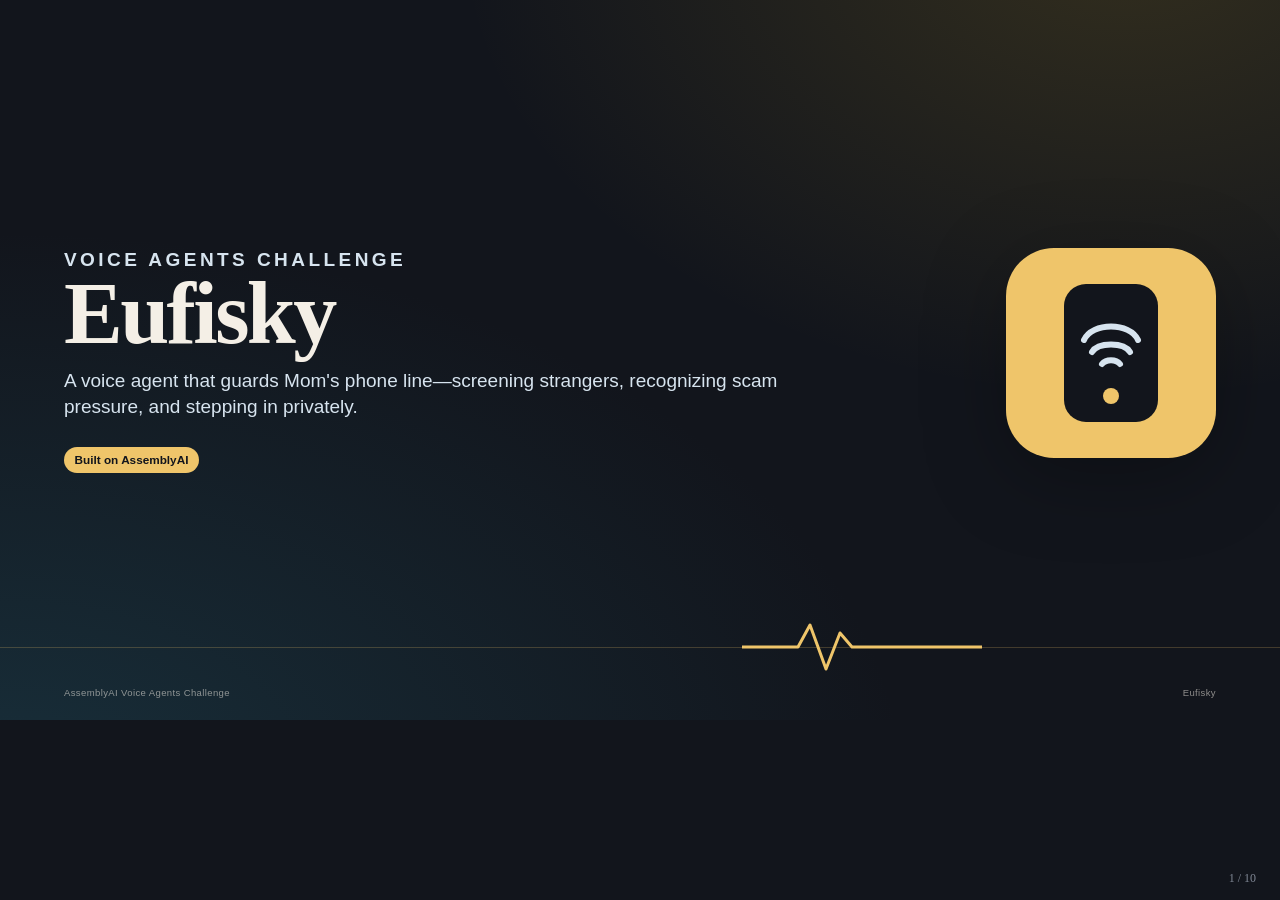
<file: output/submission/Eufisky-pitch-deck.html>
<!doctype html>
<html lang="en">
<head>
  <meta charset="utf-8">
  <meta name="viewport" content="width=device-width, initial-scale=1">
  <title>Eufisky — Hackathon deck</title>
  <meta name="description" content="Eufisky hackathon presentation: a voice agent that guards an older adult's phone line.">
  
  
  
  
  
  <style>
    :root {
      --void: #12151c;
      --ink: #1a1e27;
      --paper: #f4efe6;
      --cream: #ece5d8;
      --white: #fffdf8;
      --line: rgba(26, 30, 39, .12);
      --muted: #6d7480;
      --ice: #d7e4ef;
      --teal: #1f4e5f;
      --blue: #3d7ea6;
      --gold: #c9a227;
      --gold-soft: #efc56a;
      --coral: #d45a3c;
      --mint: #2f8f6b;
    }
    * { box-sizing: border-box; }
    html, body {
      width: 100%;
      height: 100%;
      margin: 0;
      background: var(--void);
    }
    body.reveal-viewport,
    html.reveal-print body,
    html.reveal-print .reveal .slides .pdf-page,
    html.reveal-print .reveal .slides section {
      background: var(--void) !important;
    }
    .reveal {
      width: 100%;
      height: 100%;
      overflow: hidden;
      color: var(--ink);
      background: var(--void);
      font-family: Manrope, "Segoe UI", sans-serif;
      font-size: 28px;
    }
    .reveal .slides { text-align: left; }
    .reveal .slides > section {
      height: 100%;
      padding: 48px 64px 44px;
      overflow: hidden;
      background: var(--paper);
      color: var(--ink);
    }
    .reveal .slides > section.dark {
      background:
        radial-gradient(ellipse at 88% -10%, rgba(201, 162, 39, .18), transparent 42%),
        radial-gradient(ellipse at 0% 110%, rgba(31, 78, 95, .45), transparent 50%),
        var(--void);
      color: var(--paper);
    }
    .reveal h1, .reveal h2, .reveal h3 {
      margin: 0;
      color: inherit;
      font-family: Fraunces, Georgia, serif;
      font-weight: 600;
      letter-spacing: -.03em;
      text-transform: none;
    }
    .reveal h1 { max-width: 920px; font-size: 3.15em; line-height: .92; }
    .reveal h2 { max-width: 920px; font-size: 1.72em; line-height: 1.05; }
    .reveal h3 { font-size: .92em; line-height: 1.15; }
    .reveal p { margin: 0; line-height: 1.4; }
    .reveal a { color: var(--blue); text-decoration-thickness: 2px; }
    .reveal small { color: var(--muted); font-size: .48em; line-height: 1.4; }
    .reveal table { width: 100%; margin: 0; border-collapse: collapse; font-size: .5em; }
    .reveal th, .reveal td {
      padding: .78em .7em;
      border: 0;
      border-bottom: 1px solid var(--line);
      vertical-align: top;
    }
    .reveal th {
      color: var(--teal);
      font-weight: 800;
      letter-spacing: .08em;
      text-transform: uppercase;
      font-size: .82em;
    }
    .reveal .progress { height: 3px; color: var(--gold); }
    .reveal .controls { color: var(--gold); }
    .slide-number {
      color: var(--muted) !important;
      background: transparent !important;
      font-size: 12px !important;
    }
    .chapter {
      display: inline-flex;
      align-items: center;
      gap: .45em;
      margin-bottom: 18px;
      padding: .35em .7em .35em .4em;
      color: var(--teal);
      background: var(--cream);
      border-radius: 999px;
      font-size: .38em;
      font-weight: 700;
      letter-spacing: .12em;
      text-transform: uppercase;
    }
    .chapter b {
      display: grid;
      place-items: center;
      width: 22px;
      height: 22px;
      color: var(--paper);
      background: var(--teal);
      border-radius: 50%;
      letter-spacing: 0;
    }
    .dark .chapter { color: var(--gold-soft); background: rgba(255,255,255,.08); }
    .dark .chapter b { color: var(--void); background: var(--gold-soft); }
    .bottom-note {
      position: absolute;
      right: 64px;
      bottom: 22px;
      left: 64px;
      display: flex;
      justify-content: space-between;
      color: var(--muted);
      font-size: .34em;
      letter-spacing: .04em;
    }
    .dark .bottom-note { color: rgba(244, 239, 230, .55); }

    .title-grid {
      display: grid;
      grid-template-columns: 1fr 210px;
      gap: 48px;
      align-items: center;
      height: calc(100% - 18px);
    }
    .kicker {
      margin-bottom: 18px;
      color: var(--gold-soft);
      font-size: .42em;
      font-weight: 700;
      letter-spacing: .18em;
      text-transform: uppercase;
    }
    .title-lockup p {
      max-width: 720px;
      margin-top: .7em;
      color: var(--ice);
      font-size: .68em;
    }
    .built-on {
      display: inline-flex;
      gap: .5em;
      align-items: center;
      margin-top: 2.2em;
      padding: .55em .9em;
      color: var(--void);
      background: var(--gold-soft);
      border-radius: 999px;
      font-size: .42em;
      font-weight: 800;
    }
    .mark {
      width: 210px;
      height: 210px;
      filter: drop-shadow(0 18px 40px rgba(0,0,0,.28));
    }
    .pulse-line {
      position: absolute;
      right: 0;
      bottom: 72px;
      left: 0;
      height: 1px;
      background: rgba(239, 197, 106, .22);
    }
    .pulse-line::after {
      content: "";
      position: absolute;
      left: 58%;
      width: 240px;
      height: 64px;
      transform: translateY(-32px);
      background: url("data:image/svg+xml,%3Csvg xmlns='http://www.w3.org/2000/svg' viewBox='0 0 240 64'%3E%3Cpath d='M0 32h56l12-22 16 44 14-36 12 14h130' fill='none' stroke='%23efc56a' stroke-width='3' stroke-linecap='round' stroke-linejoin='round'/%3E%3C/svg%3E") center/contain no-repeat;
    }

    .problem-grid {
      display: grid;
      grid-template-columns: .78fr 1.22fr;
      gap: 48px;
      align-items: end;
      height: calc(100% - 118px);
    }
    .big-stat strong {
      display: block;
      color: var(--coral);
      font-family: Fraunces, Georgia, serif;
      font-size: 4.4em;
      font-weight: 600;
      letter-spacing: -.06em;
      line-height: .8;
    }
    .big-stat p { max-width: 390px; margin-top: .85em; color: var(--muted); font-size: .62em; }
    .story {
      position: relative;
      min-height: 320px;
      padding: 1.35em 1.4em 1.2em 1.5em;
      color: var(--paper);
      background: var(--teal);
      border-radius: 8px 36px 8px 8px;
    }
    .story::before {
      content: "“";
      position: absolute;
      top: 4px;
      left: 16px;
      color: rgba(244, 239, 230, .16);
      font-family: Fraunces, Georgia, serif;
      font-size: 6.4em;
      line-height: 1;
    }
    .story p {
      position: relative;
      font-family: Fraunces, Georgia, serif;
      font-size: 1.02em;
      line-height: 1.32;
    }
    .story footer {
      position: absolute;
      right: 32px;
      bottom: 26px;
      left: 44px;
      color: rgba(244, 239, 230, .7);
      font-size: .4em;
    }

    .demo-frame {
      display: grid;
      grid-template-columns: .78fr 1.22fr;
      height: 430px;
      margin-top: 22px;
      overflow: hidden;
      color: var(--ink);
      background: var(--white);
      border: 1px solid var(--line);
      border-radius: 22px;
      box-shadow: 0 18px 50px rgba(26, 30, 39, .08);
    }
    .meter {
      position: relative;
      padding: 32px;
      color: var(--paper);
      background: linear-gradient(165deg, #24323c, #141820);
    }
    .meter strong {
      display: block;
      margin-top: 28px;
      font-family: Fraunces, Georgia, serif;
      font-size: 3.8em;
      font-weight: 600;
      line-height: 1;
      letter-spacing: -.06em;
    }
    .meter > span { color: var(--ice); font-size: .42em; font-weight: 700; letter-spacing: .12em; text-transform: uppercase; }
    .meter-bar {
      height: 8px;
      margin-top: 18px;
      overflow: hidden;
      background: rgba(255,255,255,.12);
      border-radius: 99px;
    }
    .meter-bar i {
      display: block;
      width: 74%;
      height: 100%;
      background: linear-gradient(90deg, var(--gold-soft), var(--coral));
    }
    .signal {
      display: inline-block;
      margin: 14px 6px 0 0;
      padding: 7px 11px;
      color: var(--paper);
      background: rgba(212, 90, 60, .28);
      border-radius: 99px;
      font-size: .34em;
      font-weight: 700;
    }
    .transcript { padding: 26px 30px; background: var(--white); }
    .transcript h3 { color: var(--ink); }
    .bubble {
      width: 86%;
      margin-top: 16px;
      padding: 14px 16px;
      background: var(--cream);
      border-radius: 4px 16px 16px 16px;
      font-size: .48em;
      line-height: 1.4;
    }
    .bubble.senior {
      margin-left: auto;
      background: #e7f3ec;
      border-radius: 16px 4px 16px 16px;
    }
    .guardian-strip {
      margin-top: 20px;
      padding: 12px 14px;
      color: #8a352a;
      background: #f8e4dc;
      border-radius: 12px;
      font-size: .42em;
      font-weight: 800;
    }

    .flow {
      display: grid;
      grid-template-columns: 1fr 1fr 1fr;
      gap: 16px;
      margin-top: 36px;
    }
    .flow-node {
      min-height: 268px;
      padding: 24px;
      background: var(--white);
      border: 1px solid var(--line);
      border-radius: 20px;
    }
    .flow-node.voice { border-top: 5px solid var(--blue); }
    .flow-node.risk { border-top: 5px solid var(--gold); }
    .flow-node.guard { border-top: 5px solid var(--coral); }
    .flow-node p { margin-top: 12px; color: var(--muted); font-size: .46em; }
    .step {
      display: grid;
      place-items: center;
      width: 32px;
      height: 32px;
      margin-bottom: 18px;
      color: var(--paper);
      background: var(--ink);
      border-radius: 50%;
      font-size: .42em;
      font-weight: 800;
    }
    .leg-lines { display: grid; gap: 8px; margin-top: 18px; }
    .leg-lines span {
      padding: 7px 10px;
      color: var(--teal);
      background: var(--cream);
      border-radius: 8px;
      font-size: .36em;
      font-weight: 700;
    }

    .assembly-table { margin-top: 28px !important; background: var(--white); border-radius: 16px; overflow: hidden; }
    .assembly-table th, .assembly-table td { padding: .85em .9em; }
    .assembly-table td:first-child { width: 24%; color: var(--ink); font-weight: 800; }
    .assembly-table td:nth-child(2) { width: 30%; color: var(--teal); }
    .assembly-table td:last-child { color: var(--muted); }

    .original-grid {
      display: grid;
      grid-template-columns: 1fr 1fr;
      gap: 40px;
      align-items: center;
      height: calc(100% - 118px);
    }
    .not-list { padding: 0; list-style: none; }
    .not-list li {
      margin: .55em 0;
      color: var(--muted);
      font-family: Fraunces, Georgia, serif;
      font-size: 1em;
    }
    .not-list s { color: #8a9099; text-decoration-color: var(--coral); text-decoration-thickness: 3px; }
    .original-core {
      display: grid;
      place-items: center;
      min-height: 340px;
      padding: 1.6em;
      color: var(--void);
      background: var(--gold-soft);
      border-radius: 28px;
      text-align: center;
    }
    .original-core p { font-family: Fraunces, Georgia, serif; font-size: 1.12em; line-height: 1.2; }
    .original-core small { display: block; margin-top: 16px; color: #4c432b; }

    .value-grid {
      display: grid;
      grid-template-columns: 1.1fr .9fr;
      gap: 36px;
      align-items: stretch;
      height: calc(100% - 118px);
    }
    .buyers { display: grid; grid-template-columns: 1fr 1fr; gap: 12px; }
    .buyer {
      min-height: 132px;
      padding: 18px;
      background: var(--white);
      border-radius: 16px;
      border-left: 4px solid var(--blue);
    }
    .buyer:nth-child(2) { border-left-color: var(--mint); }
    .buyer:nth-child(3) { border-left-color: var(--gold); }
    .buyer:nth-child(4) { border-left-color: var(--coral); }
    .buyer b { display: block; font-family: Fraunces, Georgia, serif; font-size: .78em; }
    .buyer span { display: block; margin-top: 8px; color: var(--muted); font-size: .36em; line-height: 1.4; }
    .value-copy {
      display: flex;
      flex-direction: column;
      justify-content: center;
      padding: 28px;
      background: var(--teal);
      color: var(--paper);
      border-radius: 20px;
    }
    .value-copy h3 { color: var(--gold-soft); }
    .value-copy p { margin-top: .8em; color: var(--ice); font-size: .58em; }

    .roadmap {
      display: grid;
      grid-template-columns: repeat(3, 1fr);
      gap: 16px;
      margin-top: 36px;
    }
    .milestone {
      min-height: 280px;
      padding: 24px;
      background: var(--white);
      border-radius: 20px;
    }
    .milestone .idx {
      display: block;
      margin-bottom: 28px;
      color: var(--gold);
      font-family: Fraunces, Georgia, serif;
      font-size: 1.4em;
    }
    .milestone p { margin-top: 12px; color: var(--muted); font-size: .46em; }

    .team-grid {
      display: grid;
      grid-template-columns: 1.05fr .95fr;
      gap: 48px;
      align-items: center;
      height: calc(100% - 18px);
    }
    .team-name {
      margin-top: .7em !important;
      color: var(--gold-soft);
      font-family: Fraunces, Georgia, serif;
      font-size: 1.05em;
    }
    .link-board { display: grid; gap: 12px; }
    .link-board a {
      display: block;
      padding: 18px 22px;
      color: var(--paper);
      background: rgba(255,255,255,.06);
      border: 1px solid rgba(244,239,230,.1);
      border-left: 5px solid var(--blue);
      border-radius: 14px;
      text-decoration: none;
      font-size: .5em;
    }
    .link-board a:nth-child(2) { border-left-color: var(--gold-soft); }
    .link-board a:nth-child(3) { border-left-color: var(--mint); }
    .link-board a small { display: block; margin-top: 4px; color: rgba(244,239,230,.55); }
    .print-tip { margin-top: 22px !important; color: rgba(244,239,230,.5); font-size: .38em; }

    @media (max-width: 900px) {
      .reveal .slides > section { padding-right: 36px; padding-left: 36px; }
      .reveal { font-size: 24px; }
    }
    @media (prefers-reduced-motion: reduce) {
      *, *::before, *::after { transition: none !important; animation: none !important; }
    }
    @media print {
      .reveal .slides > section { background: var(--paper) !important; }
      .reveal .slides > section.dark { background: var(--void) !important; }
      a { text-decoration: none !important; }
    }
  </style>
<style>
html,body{margin:0;width:1280px;height:720px;overflow:hidden}
.reveal{font-family:"Segoe UI",Arial,sans-serif}
.reveal h1,.reveal h2,.reveal h3{font-family:Georgia,serif}
.reveal .slides{position:relative;width:1280px;height:720px}
.reveal .slides>section{position:absolute;inset:0;display:none;width:1280px;height:720px}
.reveal .slides>section.active{display:block}
.slide-counter{position:fixed;right:24px;bottom:14px;color:#808895;font:12px "Segoe UI";z-index:10}
@page{size:1280px 720px;margin:0}
@media print{html,body,.reveal,.reveal .slides{height:auto!important;overflow:visible!important;width:1280px!important}.reveal .slides>section{display:block!important;position:relative!important;break-after:page;width:1280px!important;height:720px!important;margin:0!important}.reveal .slides>section:last-child{break-after:auto}.slide-counter{display:none}*{-webkit-print-color-adjust:exact;print-color-adjust:exact}}
</style></head>
<body>
  <div class="reveal">
    <div class="slides">
      <section class="dark">
        <div class="title-grid">
          <div class="title-lockup">
            <p class="kicker">Voice agents challenge</p>
            <h1>Eufisky</h1>
            <p>A voice agent that guards Mom's phone line—screening strangers, recognizing scam pressure, and stepping in privately.</p>
            <span class="built-on">Built on AssemblyAI</span>
          </div>
          <svg class="mark" viewBox="0 0 210 210" role="img" aria-label="Eufisky mark">
            <rect width="210" height="210" rx="48" fill="#efc56a"/>
            <rect x="58" y="36" width="94" height="138" rx="22" fill="#12151c"/>
            <circle cx="105" cy="148" r="8" fill="#efc56a"/>
            <path d="M78 92c8-18 46-18 54 0" fill="none" stroke="#d7e4ef" stroke-width="6" stroke-linecap="round"/>
            <path d="M86 104c6-10 32-10 38 0" fill="none" stroke="#d7e4ef" stroke-width="6" stroke-linecap="round"/>
            <path d="M96 116c4-5 14-5 18 0" fill="none" stroke="#d7e4ef" stroke-width="6" stroke-linecap="round"/>
          </svg>
        </div>
        <div class="pulse-line" aria-hidden="true"></div>
        <div class="bottom-note"><span>AssemblyAI Voice Agents Challenge</span><span>Eufisky</span></div>
      </section>

      <section>
        <span class="chapter"><b>01</b> The problem</span>
        <h2>The danger begins after “hello.”</h2>
        <div class="problem-grid">
          <div class="big-stat">
            <strong>$2.4B</strong>
            <p>in fraud losses reported by adults 60+ in 2024—four times the 2020 total.</p>
          </div>
          <blockquote class="story">
            <p>Margaret answers an unfamiliar number. The caller says Medicare benefits will be suspended today. Blocking the number now is too late: the persuasive conversation has already started.</p>
            <footer>Source: FTC, Protecting Older Consumers 2024–2025, December 2025. Reported losses; not Eufisky savings.</footer>
          </blockquote>
        </div>
      </section>

      <section>
        <span class="chapter"><b>02</b> Demo preview</span>
        <h2>One sentence changes the call.</h2>
        <div class="demo-frame" aria-label="Illustration of Eufisky live dashboard">
          <div class="meter">
            <span>Live risk</span>
            <strong>74</strong>
            <div class="meter-bar"><i></i></div>
            <span class="signal">authority claim</span><span class="signal">urgent</span><span class="signal">PII request</span>
          </div>
          <div class="transcript">
            <h3>Connected call</h3>
            <div class="bubble">Caller: “Please read me the number on your Medicare card.”</div>
            <div class="bubble senior">Margaret: “Let me get my purse.”</div>
            <div class="guardian-strip">Caller paused · Guardian is speaking privately with Margaret</div>
          </div>
        </div>
        <div class="bottom-note"><span>Live voice or type-to-talk</span><span>Replay is the microphone-free fallback</span></div>
      </section>

      <section>
        <span class="chapter"><b>03</b> How it works</span>
        <h2>Listen separately. Decide transparently. Intervene privately.</h2>
        <div class="flow">
          <div class="flow-node voice">
            <span class="step">1</span>
            <h3>Two audio legs</h3>
            <p>Caller and senior each get a Universal Streaming session.</p>
            <div class="leg-lines"><span>Caller · “Medicare”</span><span>Margaret · “my card”</span></div>
          </div>
          <div class="flow-node risk">
            <span class="step">2</span>
            <h3>Explainable risk</h3>
            <p>Speaker-specific phrases, decaying weights, combo bonuses, and fixed thresholds.</p>
          </div>
          <div class="flow-node guard">
            <span class="step">3</span>
            <h3>Private Guardian</h3>
            <p>The caller is held. Margaret can resume, call Sarah, trust, or end.</p>
          </div>
        </div>
        <div class="bottom-note"><span>Trusted contacts skip this path entirely</span><span>One FastAPI service · same-origin HTTPS/WSS</span></div>
      </section>

      <section>
        <span class="chapter"><b>04</b> AssemblyAI in Eufisky</span>
        <h2>AssemblyAI integration</h2>
        <table class="assembly-table">
          <thead><tr><th>Capability</th><th>Where</th><th>Purpose</th></tr></thead>
          <tbody>
            <tr><td>Voice Agent API</td><td>Front Door + Guardian</td><td>Front Door and Guardian; fallback paths available</td></tr>
            <tr><td>Universal Streaming</td><td>One session per connected leg</td><td>Low-latency words with deterministic caller/senior labels</td></tr>
            <tr><td>Keyterm prompting</td><td>Names + scam lexicon</td><td>Bias recognition toward relevant vocabulary</td></tr>
            <tr><td>Batch PII redaction</td><td>After unknown calls</td><td>Safer transcript and redacted audio when available</td></tr>
            <tr><td>LLM Gateway summary</td><td>LLM Gateway + template fallback</td><td>Plain-English, structured incident report for family</td></tr>
          </tbody>
        </table>
        <div class="bottom-note"><span>Provider use follows the current AssemblyAI APIs</span><span>Failures preserve a deterministic fallback path</span></div>
      </section>

      <section>
        <span class="chapter"><b>05</b> Why it is original</span>
        <h2>Private help during a concerning call</h2>
        <div class="original-grid">
          <ul class="not-list">
            <li><s>Judge a call from caller ID alone</s></li>
            <li><s>Ask an opaque model for a scam verdict</s></li>
            <li><s>Record every family conversation</s></li>
            <li><s>Take control away from the senior</s></li>
          </ul>
          <div class="original-core">
            <p>Pause a concerning conversation, explain the evidence, and offer family help.</p>
            <small>Explainable rules and private assistance. Consent controls need further hardening.</small>
          </div>
        </div>
      </section>

      <section>
        <span class="chapter"><b>06</b> Business value</span>
        <h2>Start with families; validate partner demand</h2>
        <div class="value-grid">
          <div class="buyers">
            <div class="buyer"><b>Families</b><span>A calm safety layer without listening to ordinary calls</span></div>
            <div class="buyer"><b>Telcos</b><span>An opt-in protection service beyond commodity blocking</span></div>
            <div class="buyer"><b>Insurers + banks</b><span>Intervene before a payment or account disclosure</span></div>
            <div class="buyer"><b>Senior living</b><span>Consistent escalation to staff and family</span></div>
          </div>
          <div class="value-copy">
            <h3>Pricing hypothesis</h3>
            <p>Explore a family subscription and partner pilots. Pricing awaits measured usage and operating costs.</p>
            <p>Trusted calls bypass AI. Carrier charges and support costs still matter.</p>
          </div>
        </div>
      </section>

      <section>
        <span class="chapter"><b>07</b> Roadmap</span>
        <h2>From browser proof to an everyday safety service.</h2>
        <div class="roadmap">
          <div class="milestone">
            <span class="idx">01</span>
            <h3>Real phone lines</h3>
            <p>Twilio or carrier media streams, per-leg whispers, call attestation, consent, and durable encrypted storage.</p>
          </div>
          <div class="milestone">
            <span class="idx">02</span>
            <h3>Language coverage</h3>
            <p>Spanish monitoring is optional today. Localized agent conversations and evaluation come next.</p>
          </div>
          <div class="milestone">
            <span class="idx">03</span>
            <h3>Family app</h3>
            <p>Contacts, alerts, live conference invitations, and accessible incident review.</p>
          </div>
        </div>
        <div class="bottom-note"><span>Production validation: false interventions, missed scams, latency, and cost</span><span>Privacy remains the product boundary</span></div>
      </section>

      <section><span class="chapter"><b>08</b> Evidence and limits</span><h2>Measured prototype, defined next steps</h2><div class="roadmap"><div class="milestone"><span class="idx">85</span><h3>Passing local tests</h3><p>Routing, hold isolation, rules, Replay, post-call processing, and browser contracts.</p></div><div class="milestone"><span class="idx">100</span><h3>Scripted scenarios</h3><p>60 scam scripts reached intervention; 40 benign scripts did not. Constructed text fixtures.</p></div><div class="milestone"><span class="idx">Next</span><h3>Real audio evaluation</h3><p>Consent hardening, privacy controls, accents, outages, and real phone integration.</p></div></div><div class="bottom-note"><span>Source: local pytest and tools/eval_risk.py · September 30, 2026</span><span>Scripted results do not establish real-world effectiveness</span></div></section><section class="dark">
        <div class="team-grid">
          <div>
            <h2>Keep the familiar phone call. Add a steady voice.</h2>
            <p class="team-name">Eufisky</p>
            <p class="print-tip">Browser prototype · AssemblyAI Voice Agent Hackathon · September 2026</p>
          </div>
          <nav class="link-board" aria-label="Project links">
            <a href="https://eufisky.onrender.com/?room=demo">Live demo<br><small>eufisky.onrender.com</small></a>
            <a href="https://github.com/adib-cyber007/Eufisky">Public repository<br><small>github.com/adib-cyber007/Eufisky</small></a>
            <a href="https://eufisky.onrender.com/dashboard?room=demo">Family dashboard<br><small>Replay the full intervention</small></a>
          </nav>
        </div>
        <div class="bottom-note"><span>Built on AssemblyAI</span><span>Thank you</span></div>
      </section>
    </div>
  </div>
  
  
<div class="slide-counter"></div><script>
const slides=[...document.querySelectorAll('.slides > section')];
window.showSlide=function(n){window.slideIndex=Math.max(0,Math.min(slides.length-1,n));slides.forEach((s,i)=>s.classList.toggle('active',i===window.slideIndex));document.querySelector('.slide-counter').textContent=(window.slideIndex+1)+' / '+slides.length};showSlide(0);
document.addEventListener('keydown',e=>{if(['ArrowRight','PageDown',' '].includes(e.key))showSlide(window.slideIndex+1);if(['ArrowLeft','PageUp'].includes(e.key))showSlide(window.slideIndex-1)});
</script></body>
</html>
</file>
